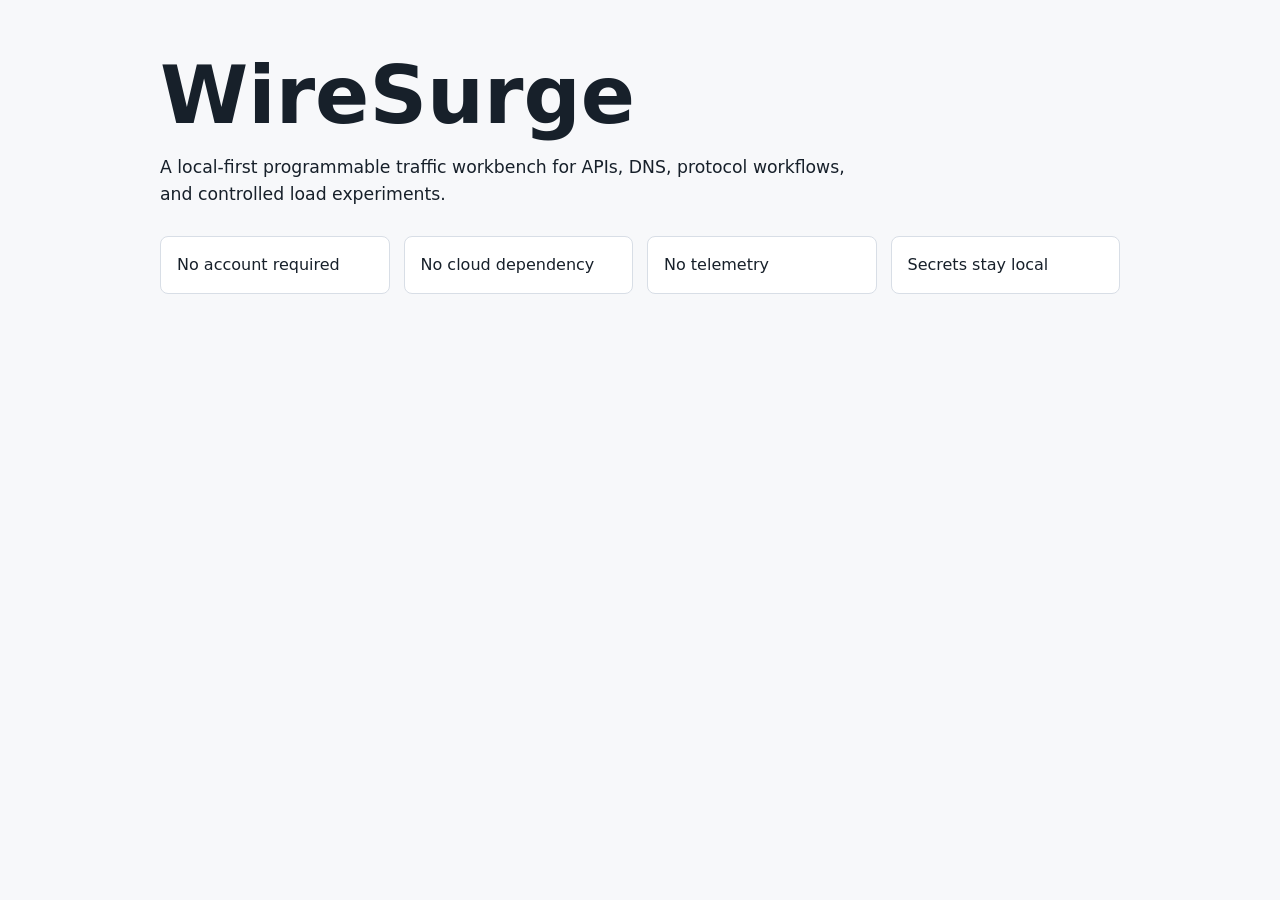
<file: apps/site/index.html>
<!doctype html>
<html lang="en">
<head>
  <meta http-equiv="Content-Type" content="text/html; charset=utf-8">
  <meta name="viewport" content="width=device-width, initial-scale=1">
  <title>WireSurge</title>
  <style type="text/css">
    body { margin: 0; font-family: system-ui, sans-serif; background: #f7f8fa; color: #17202a; line-height: 1.55; }
    .site-main { max-width: 960px; margin: 0 auto; padding: 56px 24px; }
    h1 { font-size: clamp(2.4rem, 7vw, 5rem); line-height: 1; margin: 0 0 18px; }
    p { max-width: 720px; font-size: 1.08rem; }
    .tenets { display: grid; grid-template-columns: repeat(auto-fit, minmax(220px, 1fr)); gap: 14px; margin-top: 28px; }
    .tenets div { background: #fff; border: 1px solid #d8dee6; border-radius: 8px; padding: 16px; }
  </style>
</head>
<body>
  <div class="site-main">
    <h1>WireSurge</h1>
    <p>A local-first programmable traffic workbench for APIs, DNS, protocol workflows, and controlled load experiments.</p>
    <div class="tenets">
      <div>No account required</div>
      <div>No cloud dependency</div>
      <div>No telemetry</div>
      <div>Secrets stay local</div>
    </div>
  </div>
</body>
</html>
</file>
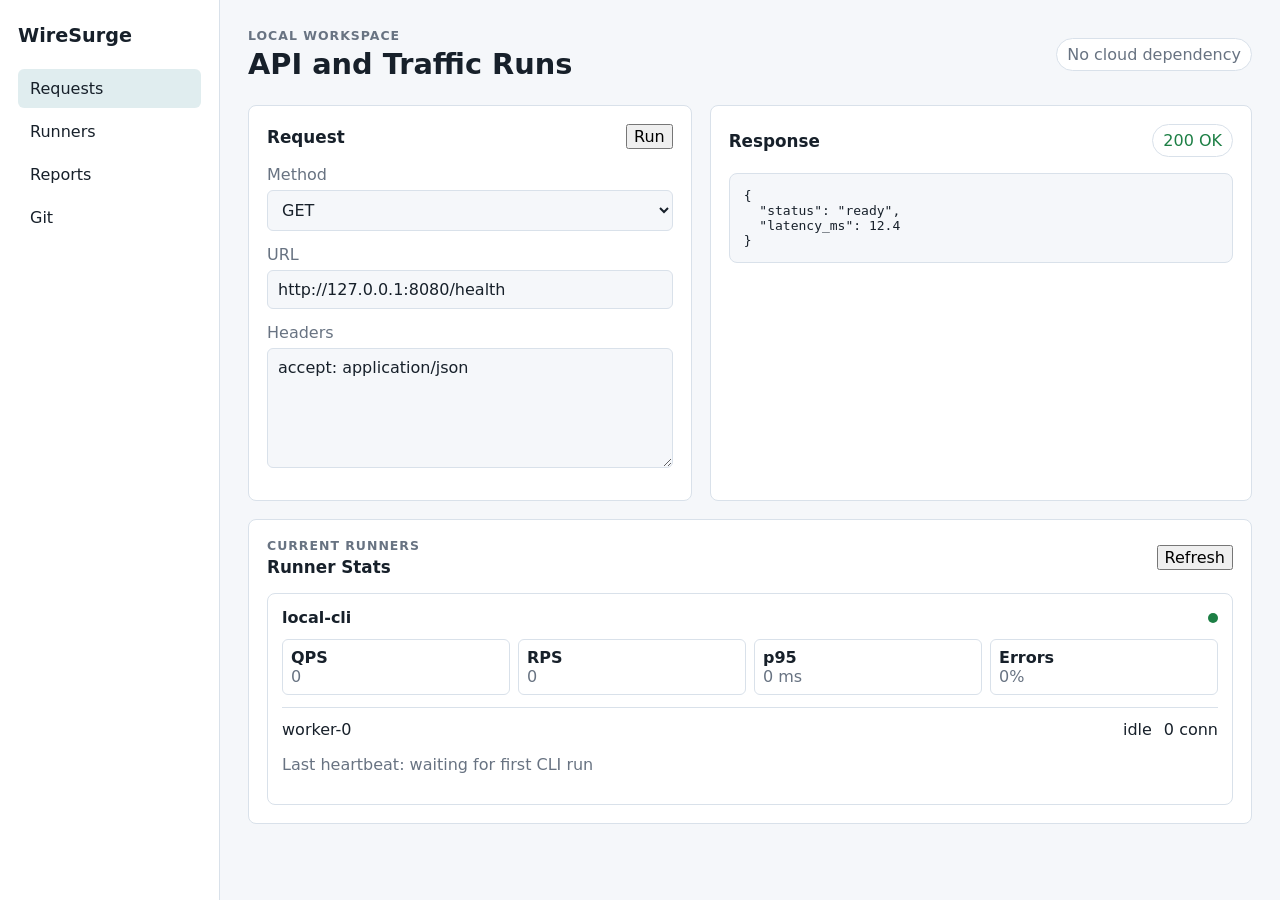
<file: apps/web/index.html>
<!doctype html>
<html lang="en">
<head>
  <meta http-equiv="Content-Type" content="text/html; charset=utf-8">
  <meta name="viewport" content="width=device-width, initial-scale=1">
  <title>WireSurge App Shell</title>
  <link rel="stylesheet" href="./styles.css">
</head>
<body>
  <div class="app-shell">
    <div class="sidebar">
      <div class="brand">WireSurge</div>
      <button class="nav-button active" type="button">Requests</button>
      <button class="nav-button" type="button">Runners</button>
      <button class="nav-button" type="button">Reports</button>
      <button class="nav-button" type="button">Git</button>
    </div>

    <div class="workspace">
      <div class="topbar">
        <div>
          <p class="eyebrow">Local workspace</p>
          <h1>API and Traffic Runs</h1>
        </div>
        <div class="status-pill">No cloud dependency</div>
      </div>

      <div class="layout">
        <div class="panel request-panel">
          <div class="panel-header">
            <h2>Request</h2>
            <button type="button">Run</button>
          </div>
          <label>
            Method
            <select>
              <option>GET</option>
              <option>POST</option>
              <option>PUT</option>
              <option>DELETE</option>
            </select>
          </label>
          <label>
            URL
            <input value="http://127.0.0.1:8080/health">
          </label>
          <label>
            Headers
            <textarea>accept: application/json</textarea>
          </label>
        </div>

        <div class="panel response-panel">
          <div class="panel-header">
            <h2>Response</h2>
            <span class="metric good">200 OK</span>
          </div>
          <pre>{
  "status": "ready",
  "latency_ms": 12.4
}</pre>
        </div>
      </div>

      <div class="panel runners-panel">
        <div class="panel-header">
          <div>
            <p class="eyebrow">Current runners</p>
            <h2>Runner Stats</h2>
          </div>
          <button type="button">Refresh</button>
        </div>

        <div class="runner-grid">
          <div class="runner-card">
            <div class="runner-title">
              <strong>local-cli</strong>
              <span class="status-dot"></span>
            </div>
            <div class="stats">
              <span><b>QPS</b> 0</span>
              <span><b>RPS</b> 0</span>
              <span><b>p95</b> 0 ms</span>
              <span><b>Errors</b> 0%</span>
            </div>
            <div class="worker-table">
              <div>worker-0</div>
              <div>idle</div>
              <div>0 conn</div>
            </div>
            <p class="muted">Last heartbeat: waiting for first CLI run</p>
          </div>
        </div>
      </div>
    </div>
  </div>
</body>
</html>
</file>
<file: apps/web/styles.css>
:root {
  color-scheme: light dark;
  --bg: #f5f7fa;
  --surface: #ffffff;
  --ink: #17202a;
  --muted: #687382;
  --line: #d9e1ea;
  --accent: #006f7f;
  --good: #1d7f45;
}

@media (prefers-color-scheme: dark) {
  :root {
    --bg: #101418;
    --surface: #171d23;
    --ink: #edf2f7;
    --muted: #9aa8b5;
    --line: #2c3742;
    --accent: #5ecad7;
    --good: #71d596;
  }
}

* {
  box-sizing: border-box;
}

body {
  margin: 0;
  background: var(--bg);
  color: var(--ink);
  font-family: Inter, ui-sans-serif, system-ui, -apple-system, BlinkMacSystemFont, "Segoe UI", sans-serif;
}

button,
input,
select,
textarea {
  font: inherit;
}

.app-shell {
  display: grid;
  grid-template-columns: 220px minmax(0, 1fr);
  min-height: 100vh;
}

.sidebar {
  border-right: 1px solid var(--line);
  background: var(--surface);
  padding: 24px 18px;
}

.brand {
  font-weight: 800;
  font-size: 1.2rem;
  margin-bottom: 22px;
}

.nav-button {
  display: block;
  width: 100%;
  border: 0;
  background: transparent;
  color: var(--ink);
  text-align: left;
  padding: 10px 12px;
  border-radius: 6px;
  margin-bottom: 4px;
}

.nav-button.active,
.nav-button:hover {
  background: color-mix(in srgb, var(--accent) 12%, transparent);
}

.workspace {
  padding: 28px;
}

.topbar {
  display: flex;
  justify-content: space-between;
  gap: 24px;
  align-items: center;
  margin-bottom: 24px;
}

.eyebrow {
  margin: 0 0 4px;
  color: var(--muted);
  font-size: 0.78rem;
  font-weight: 700;
  text-transform: uppercase;
  letter-spacing: 0.08em;
}

h1,
h2 {
  margin: 0;
  letter-spacing: 0;
}

h1 {
  font-size: 1.8rem;
}

h2 {
  font-size: 1.05rem;
}

.status-pill,
.metric {
  border: 1px solid var(--line);
  border-radius: 999px;
  padding: 6px 10px;
  color: var(--muted);
  background: var(--surface);
  white-space: nowrap;
}

.metric.good {
  color: var(--good);
}

.layout {
  display: grid;
  grid-template-columns: minmax(320px, 0.9fr) minmax(360px, 1.1fr);
  gap: 18px;
  margin-bottom: 18px;
}

.panel {
  background: var(--surface);
  border: 1px solid var(--line);
  border-radius: 8px;
  padding: 18px;
}

.panel-header {
  display: flex;
  align-items: center;
  justify-content: space-between;
  gap: 12px;
  margin-bottom: 16px;
}

label {
  display: grid;
  gap: 6px;
  margin-bottom: 14px;
  color: var(--muted);
}

input,
select,
textarea {
  width: 100%;
  border: 1px solid var(--line);
  border-radius: 6px;
  background: var(--bg);
  color: var(--ink);
  padding: 9px 10px;
}

textarea {
  min-height: 120px;
}

pre {
  overflow: auto;
  background: var(--bg);
  border: 1px solid var(--line);
  border-radius: 8px;
  padding: 14px;
}

.runner-grid {
  display: grid;
  grid-template-columns: repeat(auto-fit, minmax(280px, 1fr));
  gap: 14px;
}

.runner-card {
  border: 1px solid var(--line);
  border-radius: 8px;
  padding: 14px;
}

.runner-title {
  display: flex;
  align-items: center;
  justify-content: space-between;
  margin-bottom: 12px;
}

.status-dot {
  width: 10px;
  height: 10px;
  border-radius: 999px;
  background: var(--good);
}

.stats {
  display: grid;
  grid-template-columns: repeat(4, minmax(0, 1fr));
  gap: 8px;
  margin-bottom: 12px;
}

.stats span {
  border: 1px solid var(--line);
  border-radius: 6px;
  padding: 8px;
  color: var(--muted);
}

.stats b {
  display: block;
  color: var(--ink);
}

.worker-table {
  display: grid;
  grid-template-columns: 1fr auto auto;
  gap: 12px;
  border-top: 1px solid var(--line);
  padding-top: 12px;
}

.muted {
  color: var(--muted);
}

@media (max-width: 900px) {
  .app-shell {
    grid-template-columns: 1fr;
  }

  .sidebar {
    display: flex;
    gap: 8px;
    overflow-x: auto;
    border-right: 0;
    border-bottom: 1px solid var(--line);
  }

  .brand {
    margin: 0 12px 0 0;
  }

  .nav-button {
    width: auto;
    white-space: nowrap;
  }

  .layout {
    grid-template-columns: 1fr;
  }

  .topbar {
    align-items: flex-start;
    flex-direction: column;
  }
}
</file>
